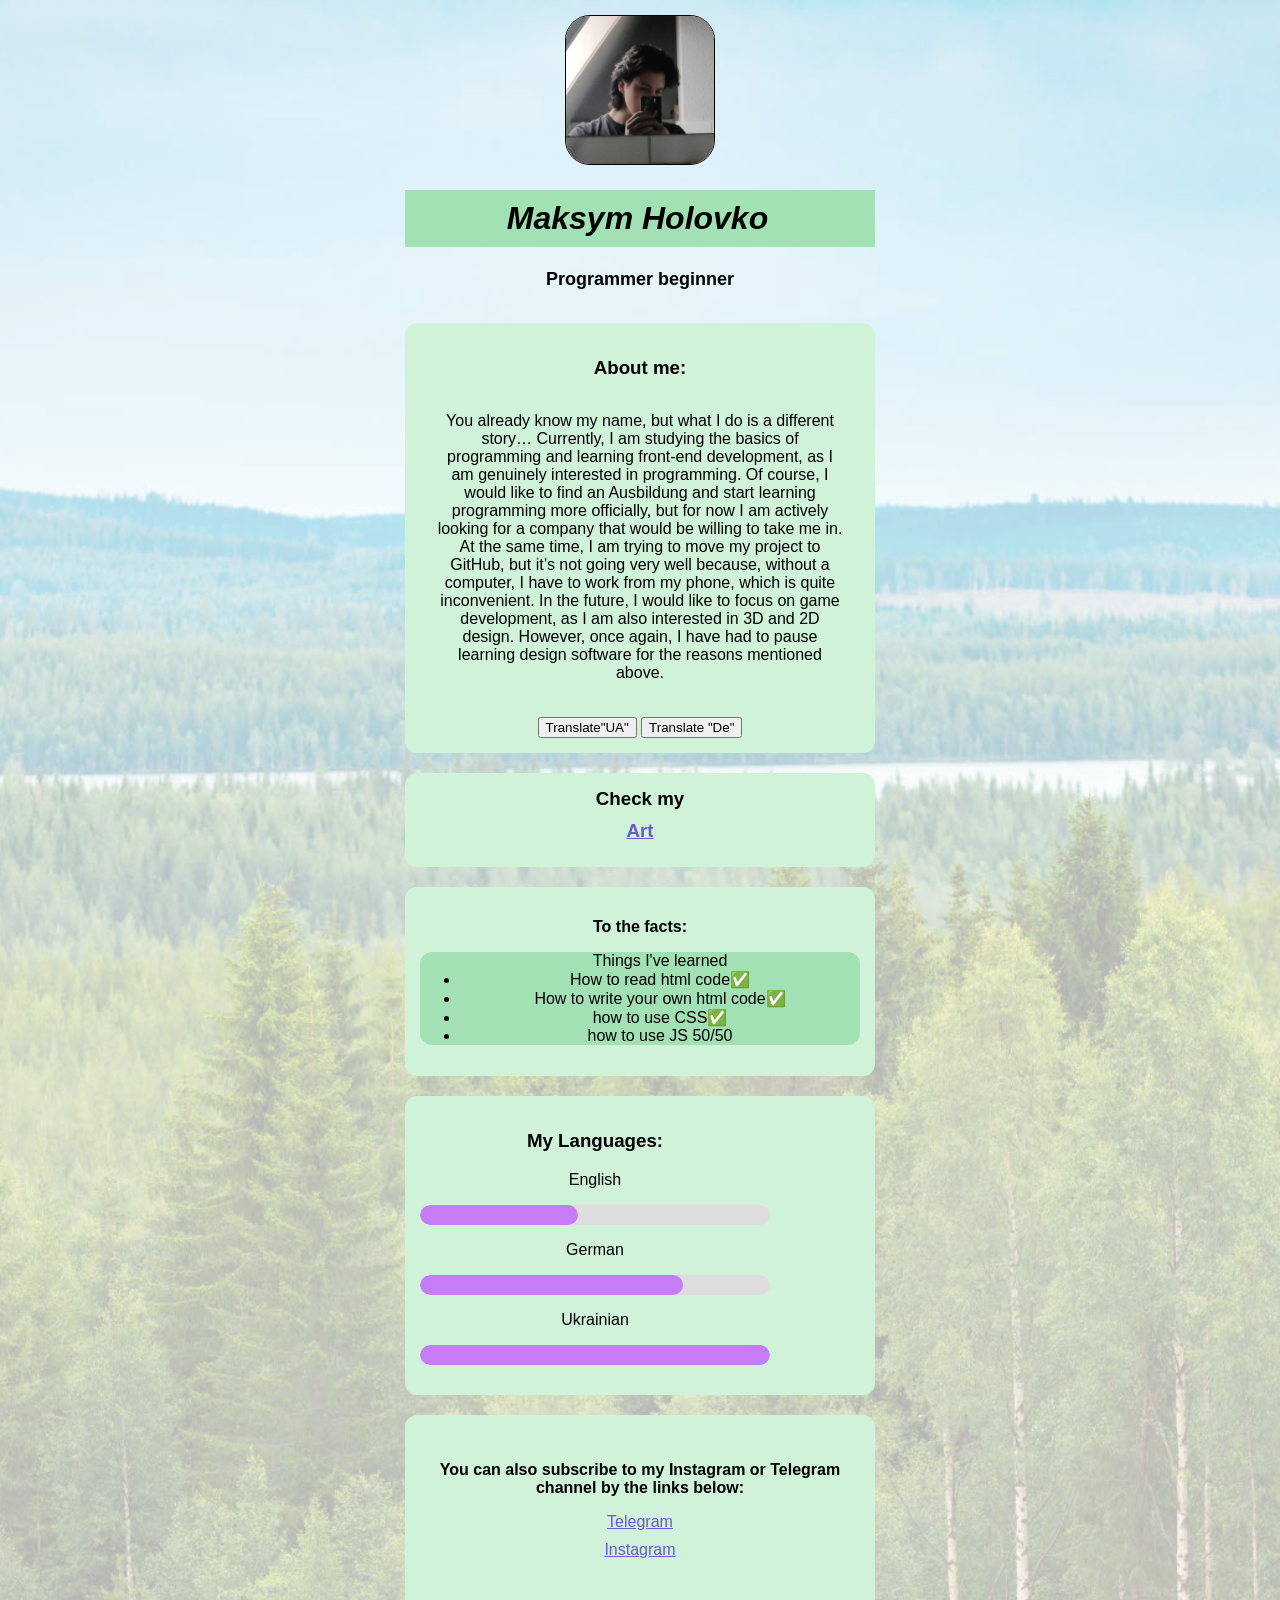
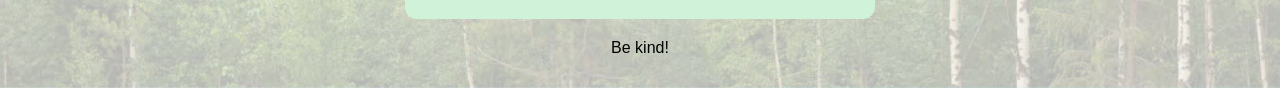
<file: index.html>
<!doctype html>
<html>
<head>

  <meta charset="UTF-8">
  <meta name="viewport" content="width=device-width,initial-scale=1.0">

  <title>Maksym Holovko</title>
  <link rel="stylesheet" href="style.css">
  
</head>
<body>
<div class="container">  

<img src="fotos/me.jpg"  width="150" height="150">

<h1><em>Maksym Holovko</em></h1>

  <h2>Programmer beginner</h2><br>

  <section class="section">
  <h3>About me:</h3>

  <p class="section">You already know my name, but what I do is a different story…
Currently, I am studying the basics of programming and learning front-end development, as I am genuinely interested in programming. Of course, I would like to find an Ausbildung and start learning programming more officially, but for now I am actively looking for a company that would be willing to take me in.
At the same time, I am trying to move my project to GitHub, but it’s not going very well because, without a computer, I have to work from my phone, which is quite inconvenient.
In the future, I would like to focus on game development, as I am also interested in 3D and 2D design. However, once again, I have had to pause learning design software for the reasons mentioned above.</p>

  <button id="btn1">Translate"UA"</button>
  <p class="section" id="text1">Як мене звуть ви вже знаєте, а от чим я займаюсь... Наразі я вивчаю базове програмування та вчуся фронт енд девелопменту, так як цікавлюся програмуванням (звісно я хочу знайти аусбільдунг та начатися програмуванню більш офіційно) але на разі лише активно шукаю компанію що могла б мене взятидо себе. Паралельно я намагаюся перенести свій проект на GitHub, але в мене не дуже виходить бо за відсутності комп'ютера доводиться працювати на телефоні, і це дуже не зручно. В майбутньому хочу займатися створенням ігор, бо також цікавлюся 3д та 2д дизайном, але знову ж таки вимушений призупинити процес вивчення програм для дизайну за вищезазначених причин.</p>
  
  
  <button id="btn2">Translate "De"</button>
  <p class="section" id="text2">Ihr kennt bereits meinen Namen,
     aber womit ich mich beschäftige…
Zurzeit lerne ich die Grundlagen der Programmierung und beschäftige mich mit Front-End-Entwicklung, da ich mich sehr für Programmierung interessiere. Natürlich möchte ich eine Ausbildung finden und das Programmieren auf eine offiziellere Weise erlernen, aber im Moment suche ich aktiv nach einem Unternehmen, das mich aufnehmen könnte.
Parallel dazu versuche ich, mein Projekt auf GitHub zu übertragen, aber das klappt nicht so gut, da ich ohne Computer nur auf meinem Handy arbeiten kann, was sehr unpraktisch ist.
In der Zukunft möchte ich mich mit der Spieleentwicklung beschäftigen, da ich mich auch für 3D- und 2D-Design interessiere. Allerdings bin ich auch hier gezwungen, den Lernprozess für Designprogramme aus den oben genannten Gründen zu pausieren.</p>
</section>  


<h3 class="section">Check my <a href="My_Artworks.html">Art</a></h3>



<div class="section">
  <p><strong>To the facts:</strong></p>
  <ul>Things I've learned 
   <li>How to read html code✅</li>
   <li>How to write your own html code✅</li>
   <li>how to use CSS✅</li>
   <li>how to use JS 50/50</li>
  </ul>
</div>  


<section class="section skills">
  <div class="skill">
    <h3>My Languages:</h3>
   <div class="skill">
  <p>English</p>
  <div class="bar">
    <div class="progress" style="width: 45%;"></div>
  </div>
</div>

<div class="skill">
   <p>German</p>
   <div class="bar">
     <div class="progress" style="width: 75%;"></div>
   </div>
 </div>

 <div class="skill">
   <p>Ukrainian</p>
   <div class="bar">
     <div class="progress" style="width: 100%;"></div>
     </div>
   </div>
 </div>
</section>


<section class="section contacts">
 <div class="section">
  <p class="ots"><strong>You can also subscribe to my Instagram or Telegram channel by the links below:</strong></p>
  <a href="https://t.me/langgehen">Telegram</a>
  <a href="https://www.instagram.com/sas_bubanov?igsh=MTVwM2sxdGFtZHBxNQ==">Instagram</a> 
 </div>
</section>

  <p>Be kind!</p>
  <script src="script.js"></script>
</div>  
</body>
  </html>
</file>
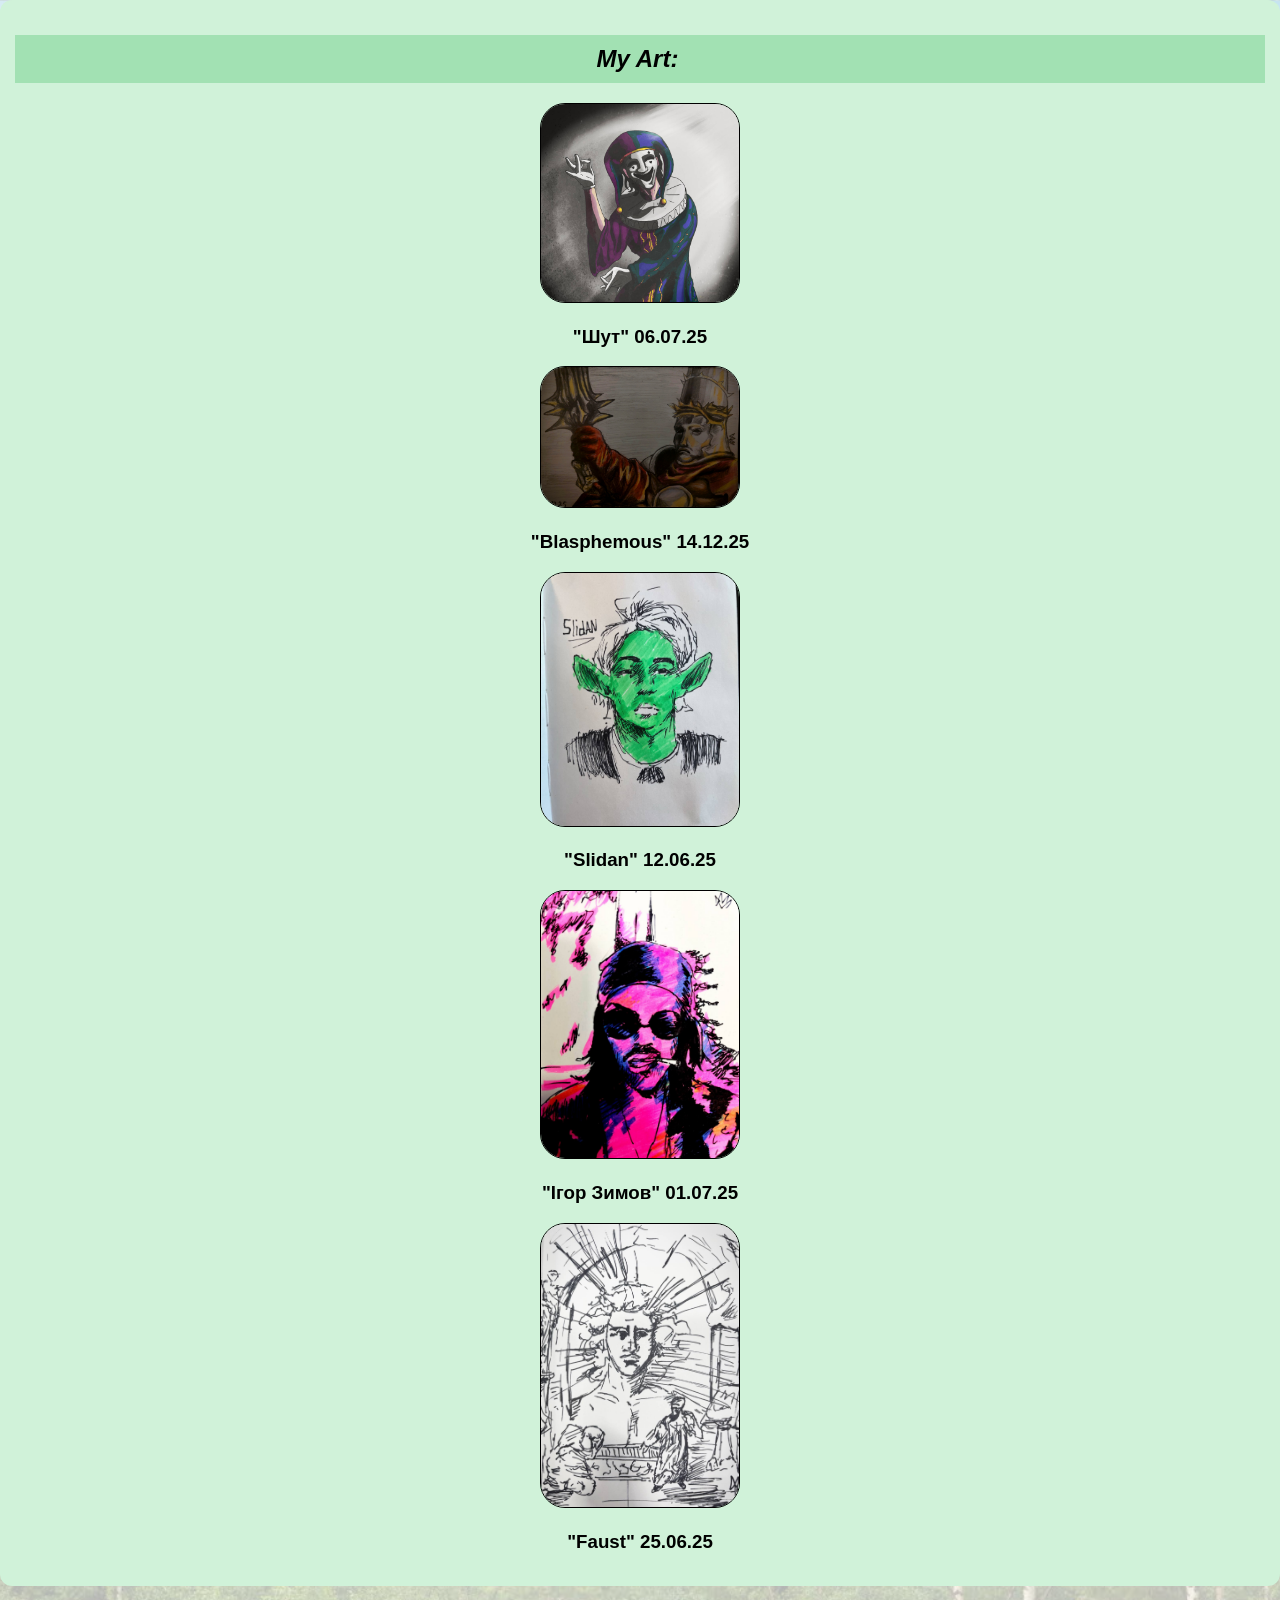
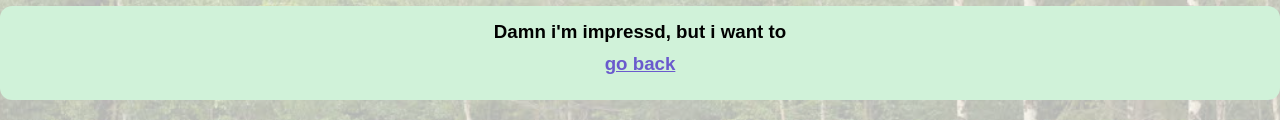
<file: My_Artworks.html>
<!DOCTYPE html>
<html lang="en">
<head>
    <meta charset="UTF-8">
    <meta name="viewport" content="width=device-width,initial-scale=1.0">
    <title>Maksym Holovko</title>

     <link rel="stylesheet" href="style.css">
</head>

<body>
<section class="section artworks">
 <h1><em>My Art:</em></h1>    

 <img src="fotos/02.jpg" class="art-img">
 <h3>"Шут" 06.07.25</h3>
 <img src="fotos/03.jpg" class="art-img" >
 <h3>"Blasphemous" 14.12.25</h3>
 <img src="fotos/04.jpg" class="art-img" >
 <h3>"Slidan" 12.06.25</h3>
 <img src="fotos/05.jpg" class="art-img" >
 <h3>"Ігор Зимов" 01.07.25</h3>
 <img src="fotos/06.jpg" class="art-img" >
 <h3>"Faust" 25.06.25</h3>
</section>

<h3 class="section">Damn i'm impressd, but i want to <a href="index.html">go back</a></h3>
</body>
</html>
</file>
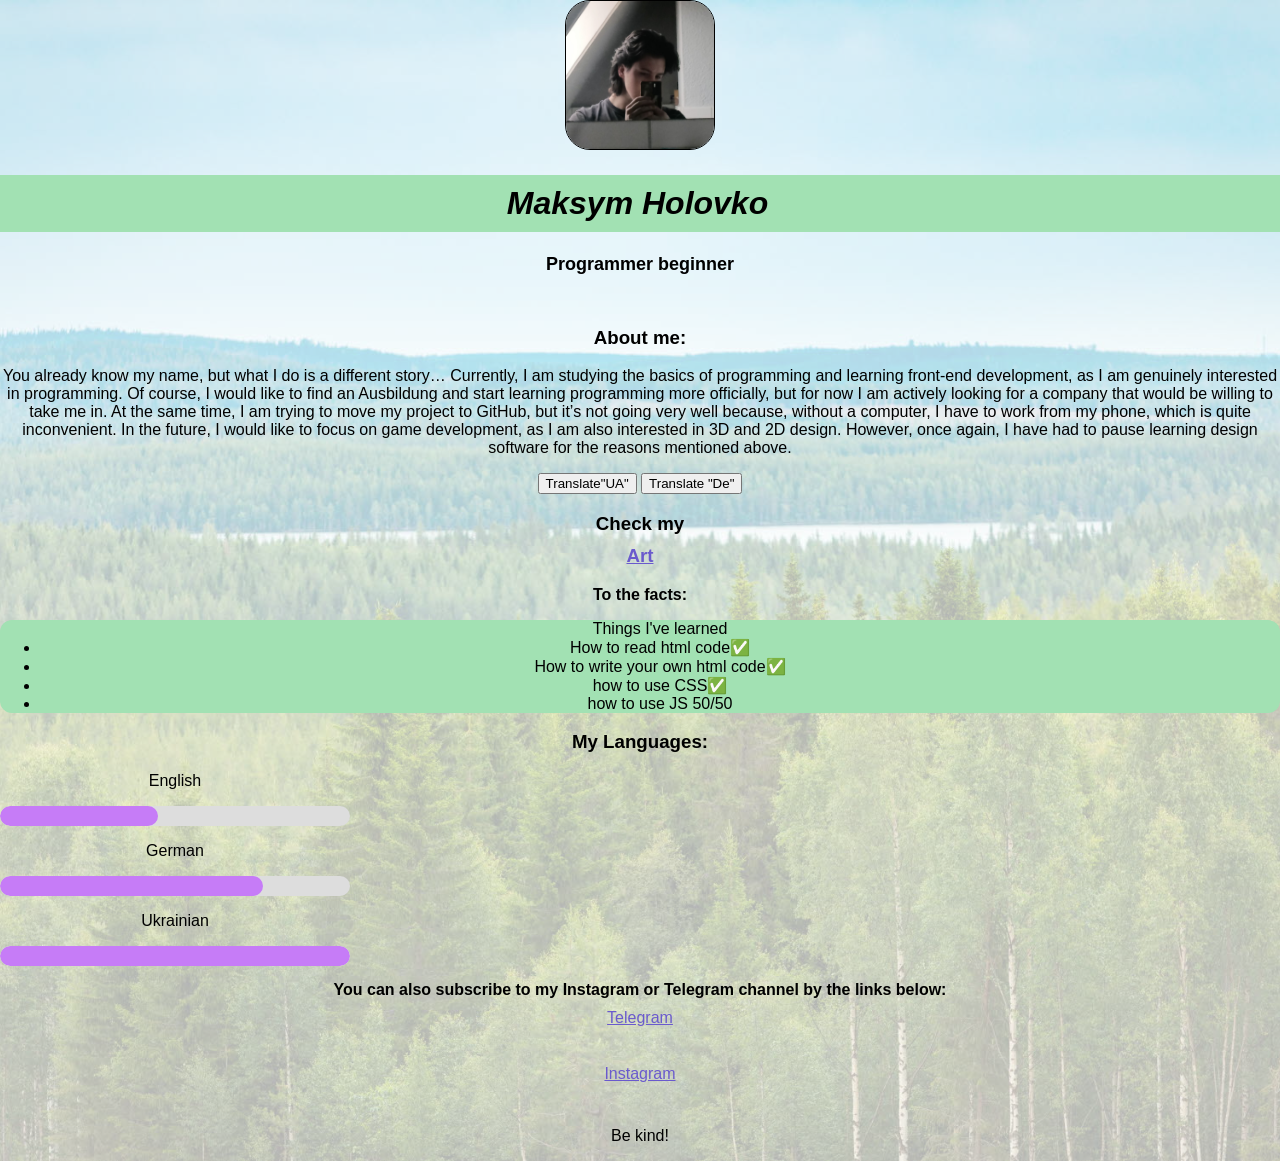
<file: My_InternetSite.html>
<!doctype html>
<html>
<head>

  <meta charset="UTF-8">
  <meta name="viewport" content="wigth=device-width, internal-scale=1.0">

  <title>Maksym Holovko</title>
  <link rel="stylesheet" href="style.css">
  
</head>
<body>
  
<img src="fotos/me.jpg"  width="150" height="150">

<h1><em>Maksym Holovko</em></h1>

  <h2>Programmer beginner</h2><br>

  <h3>About me:</h3>

  <p class="loh">You already know my name, but what I do is a different story…
Currently, I am studying the basics of programming and learning front-end development, as I am genuinely interested in programming. Of course, I would like to find an Ausbildung and start learning programming more officially, but for now I am actively looking for a company that would be willing to take me in.
At the same time, I am trying to move my project to GitHub, but it’s not going very well because, without a computer, I have to work from my phone, which is quite inconvenient.
In the future, I would like to focus on game development, as I am also interested in 3D and 2D design. However, once again, I have had to pause learning design software for the reasons mentioned above.</p>

  <button id="btn1">Translate"UA"</button>
  <p class="loh" id="text1">Як мене звуть ви вже знаєте, а от чим я займаюсь... Наразі я вивчаю базове програмування та вчуся фронт енд девелопменту, так як цікавлюся програмуванням (звісно я хочу знайти аусбільдунг та начатися програмуванню більш офіційно) але на разі лише активно шукаю компанію що могла б мене взятидо себе. Паралельно я намагаюся перенести свій проект на GitHub, але в мене не дуже виходить бо за відсутності комп'ютера доводиться працювати на телефоні, і це дуже не зручно. В майбутньому хочу займатися створенням ігор, бо також цікавлюся 3д та 2д дизайном, але знову ж таки вимушений призупинити процес вивчення програм для дизайну за вищезазначених причин.</p>
  
  
  <button id="btn2">Translate "De"</button>
  <p class="loh" id="text2">Ihr kennt bereits meinen Namen,
     aber womit ich mich beschäftige…
Zurzeit lerne ich die Grundlagen der Programmierung und beschäftige mich mit Front-End-Entwicklung, da ich mich sehr für Programmierung interessiere. Natürlich möchte ich eine Ausbildung finden und das Programmieren auf eine offiziellere Weise erlernen, aber im Moment suche ich aktiv nach einem Unternehmen, das mich aufnehmen könnte.
Parallel dazu versuche ich, mein Projekt auf GitHub zu übertragen, aber das klappt nicht so gut, da ich ohne Computer nur auf meinem Handy arbeiten kann, was sehr unpraktisch ist.
In der Zukunft möchte ich mich mit der Spieleentwicklung beschäftigen, da ich mich auch für 3D- und 2D-Design interessiere. Allerdings bin ich auch hier gezwungen, den Lernprozess für Designprogramme aus den oben genannten Gründen zu pausieren.</p>
  

<h3 class="geg">Check my <a href="My_Artworks.html">Art</a></h3>


<div class="loh">
  <p><strong>To the facts:</strong></p>
  <ul>Things I've learned 
   <li>How to read html code✅</li>
   <li>How to write your own html code✅</li>
   <li>how to use CSS✅</li>
   <li>how to use JS 50/50</li>
  </ul>
</div>  



  <div class="card">
    <h3>My Languages:</h3>
   <div class="skill">
  <p>English</p>
  <div class="bar">
    <div class="progress" style="width: 45%;"></div>
  </div>
</div>

<div class="skill">
  <p>German</p>
  <div class="bar">
    <div class="progress" style="width: 75%;"></div>
  </div>
</div>

<div class="skill">
  <p>Ukrainian</p>
  <div class="bar">
    <div class="progress" style="width: 100%;"></div>
  </div>
</div>
  </div>
  
  <div class="down">
  <p class="ots"><strong>You can also subscribe to my Instagram or Telegram channel by the links below:</strong></p>
  <a href="https://t.me/langgehen">Telegram</a>
  <br>
<a href="https://www.instagram.com/sas_bubanov?igsh=MTVwM2sxdGFtZHBxNQ==">Instagram</a> 
</div>
<br>
  <p>Be kind!</p>
  <script src="script.js"></script>
</body>
  </html>
</file>
<file: style.css>
* {
  box-sizing: border-box;
}

body {
  margin: 0;
  min-height: 100vh;
  font-family: Arial, sans-serif;
  background:
    linear-gradient(rgba(255,255,255,0.7), rgba(255,255,255,0.7)),
    url("fotos/bg.jpg");
  background-size: cover;
  background-position: center;
  text-align: center;
}

.container {
  max-width: 500px;
  width: 100%;
  margin: 0 auto;
  padding: 15px;
}

.section {
background-color: #D0F2D9;
padding: 15px;
border-radius: 12px;
margin-bottom: 20px;
}

@media (max-width: 480px){
  h1 {
    font-size: 22px;
  }
}

ul{
background-color: #A2E1B3;
border-radius: 12px;
}

h1 {
background-color: #A2E1B3;
padding: 10px 10px 10px 5px;
}

img{
border:solid 1px;
border-radius: 25px 25px 25px 25px;
}

h2 {
 font-size: 18px;
}

a {
 display: block;
 text-align: center;
 margin: 10px;
 color: slateblue;
}

.skill {
max-width: 350px;
width: 100%;
margin-bottom: 15px;
}

.bar {
  background-color: #ddd;
  height: 20px;
  border-radius: 10px;
  overflow: hidden;
}

.progress {
  height: 100%;
  background-color: #C67CF7;
  border-radius: 10px;
}

.skills .skill {
  margin-bottom: 15px;
}

.down h1, .down h2, .down h3, .down p {
  margin: 0;
  padding: 0;
}

.box {
  border: 1px solid #A2E1B3;
  border-radius: 10px;
  padding: 15px;
  max-width: 350px;
  width: 100%;
}

.art-img {
  max-width: 200px;
  width: 100%;
  height: auto;
}
</file>
